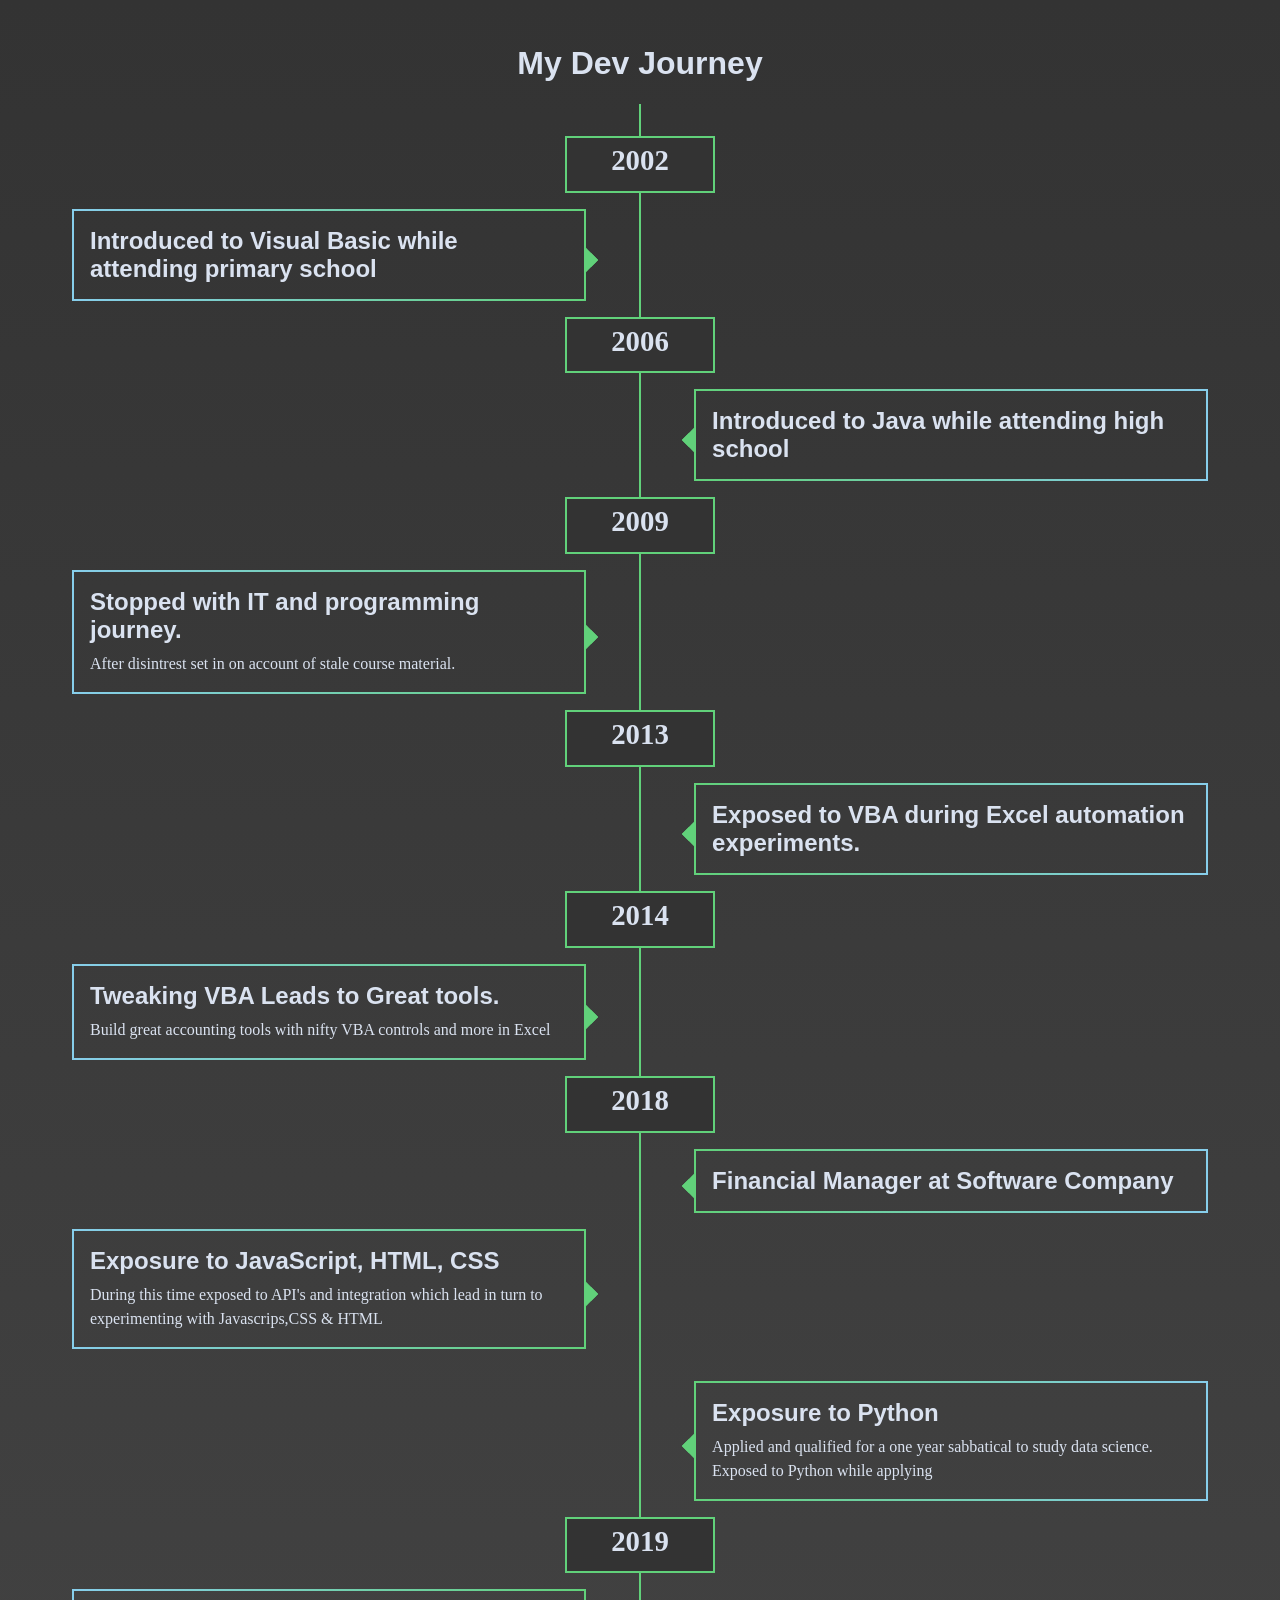
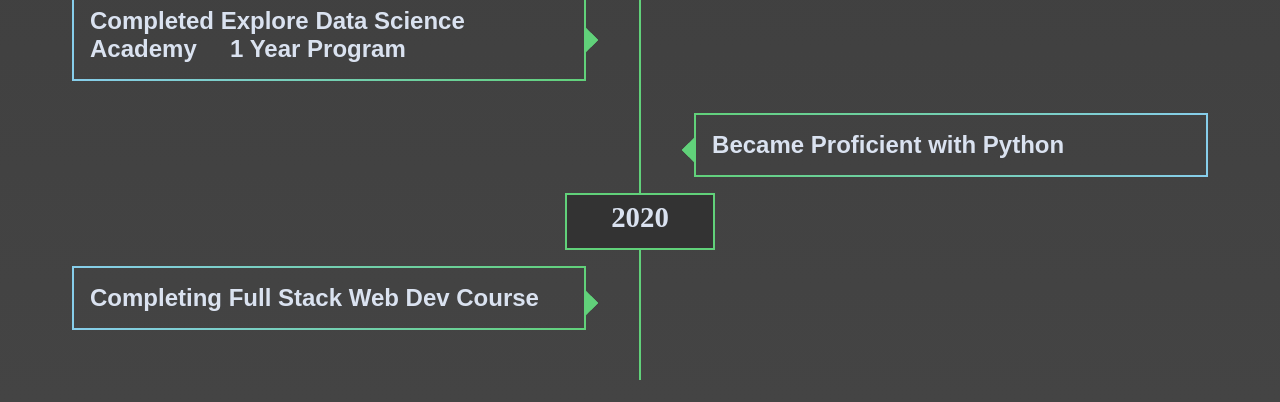
<file: Dev_Path.html>
<!DOCTYPE html>
<html lang="en" dir="ltr">
  <head>
    <meta charset="utf-8">
    <title></title>
    <link rel="stylesheet" href="CSS/stylesheet.css">
  </head>
  <body>
    <h1>My Dev Journey</h1>
    <div class="timeline">

      <h2 class="timeline__item timeline__item--year">2002</h2>

      <div class="timeline__item">
        <h3 class="timeline__title">Introduced to Visual Basic while attending primary school</h3>
      </div>

      <h2 class="timeline__item timeline__item--year">2006</h2>

      <div class="timeline__item">
        <h3 class="timeline__title">Introduced to Java while attending high school</h3>
      </div>

      <h2 class="timeline__item timeline__item--year">2009</h2>

      <div class="timeline__item">
        <h3 class="timeline__title">Stopped with IT and programming journey. </h3>
        <p class="timeline__blurb">After disintrest set in on account of stale course material.</p>
      </div>

      <h2 class="timeline__item timeline__item--year">2013</h2>

      <div class="timeline__item">
        <h3 class="timeline__title">Exposed to VBA during Excel automation experiments.</h3>
      </div>

      <h2 class="timeline__item timeline__item--year">2014</h2>

      <div class="timeline__item">
        <h3 class="timeline__title">Tweaking VBA Leads to Great tools.</h3>
        <p class="timeline__blurb">Build great accounting tools with nifty VBA controls and more in Excel</p>
      </div>

      <h2 class="timeline__item timeline__item--year">2018</h2>

      <div class="timeline__item">
        <h3 class="timeline__title">Financial Manager at Software Company</h3>

      </div>

      <div class="timeline__item">
        <h3 class="timeline__title">Exposure to JavaScript, HTML, CSS </h3>
            <p class="timeline__blurb">During this time exposed to API's and integration which lead in turn to experimenting with Javascrips,CSS & HTML</p>
      </div>

      <div class="timeline__item">
        <h3 class="timeline__title">Exposure to Python</h3>
        <p class="timeline__blurb">Applied and qualified for a one year sabbatical to study data science. Exposed to Python while applying</p>
      </div>

      <h2 class="timeline__item timeline__item--year">2019</h2>

      <div class="timeline__item">
        <h3 class="timeline__title">Completed Explore Data Science Academy &nbsp &nbsp 1 Year Program</h3>
      </div>

        <div class="timeline__item">
        <h3 class="timeline__title">Became Proficient with Python</h3>
      </div>

      <h2 class="timeline__item timeline__item--year">2020</h2>

      <div class="timeline__item">
        <h3 class="timeline__title">Completing Full Stack Web Dev Course</h3>

      </div>

    </div>
  </body>
</html>
</file>
<file: CSS/stylesheet.css>
* {
  box-sizing: border-box;
}
body {
  background-image: linear-gradient(to bottom, #333, #444);
  color: #dae2f0;
  padding: 1rem;
  font-family: 'Playfair Display', serif;
}
h1 {
  text-align: center;
  font-family: 'Raleway', sans-serif;
}
.timeline {
  position: relative;
  padding: 1rem;
  margin: 0 auto;
  max-width: 1300px;
}
.timeline:before {
  content: '';
  position: absolute;
  height: 100%;
  border: 1px solid #61d17a;
  right: 40px;
  top: 0;
}
.timeline:after {
  content: "";
  display: table;
  clear: both;
}
@media screen and (min-width: 700px) {
  .timeline {
    padding: 2rem;
  }
  .timeline:before {
    left: calc(50% - 1px);
    right: auto;
  }
}
.timeline__item {
  padding: 1rem;
  border: 2px solid #61d17a;
  border-image: linear-gradient(to right, skyblue 0%, #61d17a 100%);
  border-image-slice: 1;
  position: relative;
  margin: 1rem 3rem 1rem 1rem;
  clear: both;
}
.timeline__item:after, .timeline__item:before {
  content: '';
  position: absolute;
}
.timeline__item:before {
  right: -10px;
  top: calc(50% - 5px);
  border-style: solid;
  border-color: #61d17a #61d17a transparent transparent;
  border-width: 10px;
  transform: rotate(45deg);
}
@media screen and (min-width: 700px) {
  .timeline__item {
    width: 44%;
    margin: 1rem;
  }
  .timeline__item:nth-of-type(2n) {
    float: right;
    margin: 1rem;
    border-image: linear-gradient(to right, #61d17a 0%, skyblue 100%);
    border-image-slice: 1;
  }
  .timeline__item:nth-of-type(2n):before {
    right: auto;
    left: -10px;
    border-color: transparent transparent #61d17a #61d17a;
  }
}
.timeline__item--year {
  text-align: center;
  max-width: 150px;
  margin: 0 48px 0 auto;
  font-size: 1.8rem;
  background-color: #333;
  line-height: 1;
  border-image: none;
  padding: 0.5rem 1rem 1rem;
}
.timeline__item--year:before {
  display: none;
}
@media screen and (min-width: 700px) {
  .timeline__item--year {
    text-align: center;
    margin: 0 auto;
  }
  .timeline__item--year:nth-of-type(2n) {
    float: none;
    margin: 0 auto;
    border-image: none;
  }
  .timeline__item--year:nth-of-type(2n):before {
    display: none;
  }
}
.timeline__title {
  margin: 0;
  font-family: 'Raleway', sans-serif;
  font-size: 1.5em;
}
.timeline__blurb {
  line-height: 1.5;
  font-size: 1rem;
  margin: 0.5rem 0 0;
}
</file>
